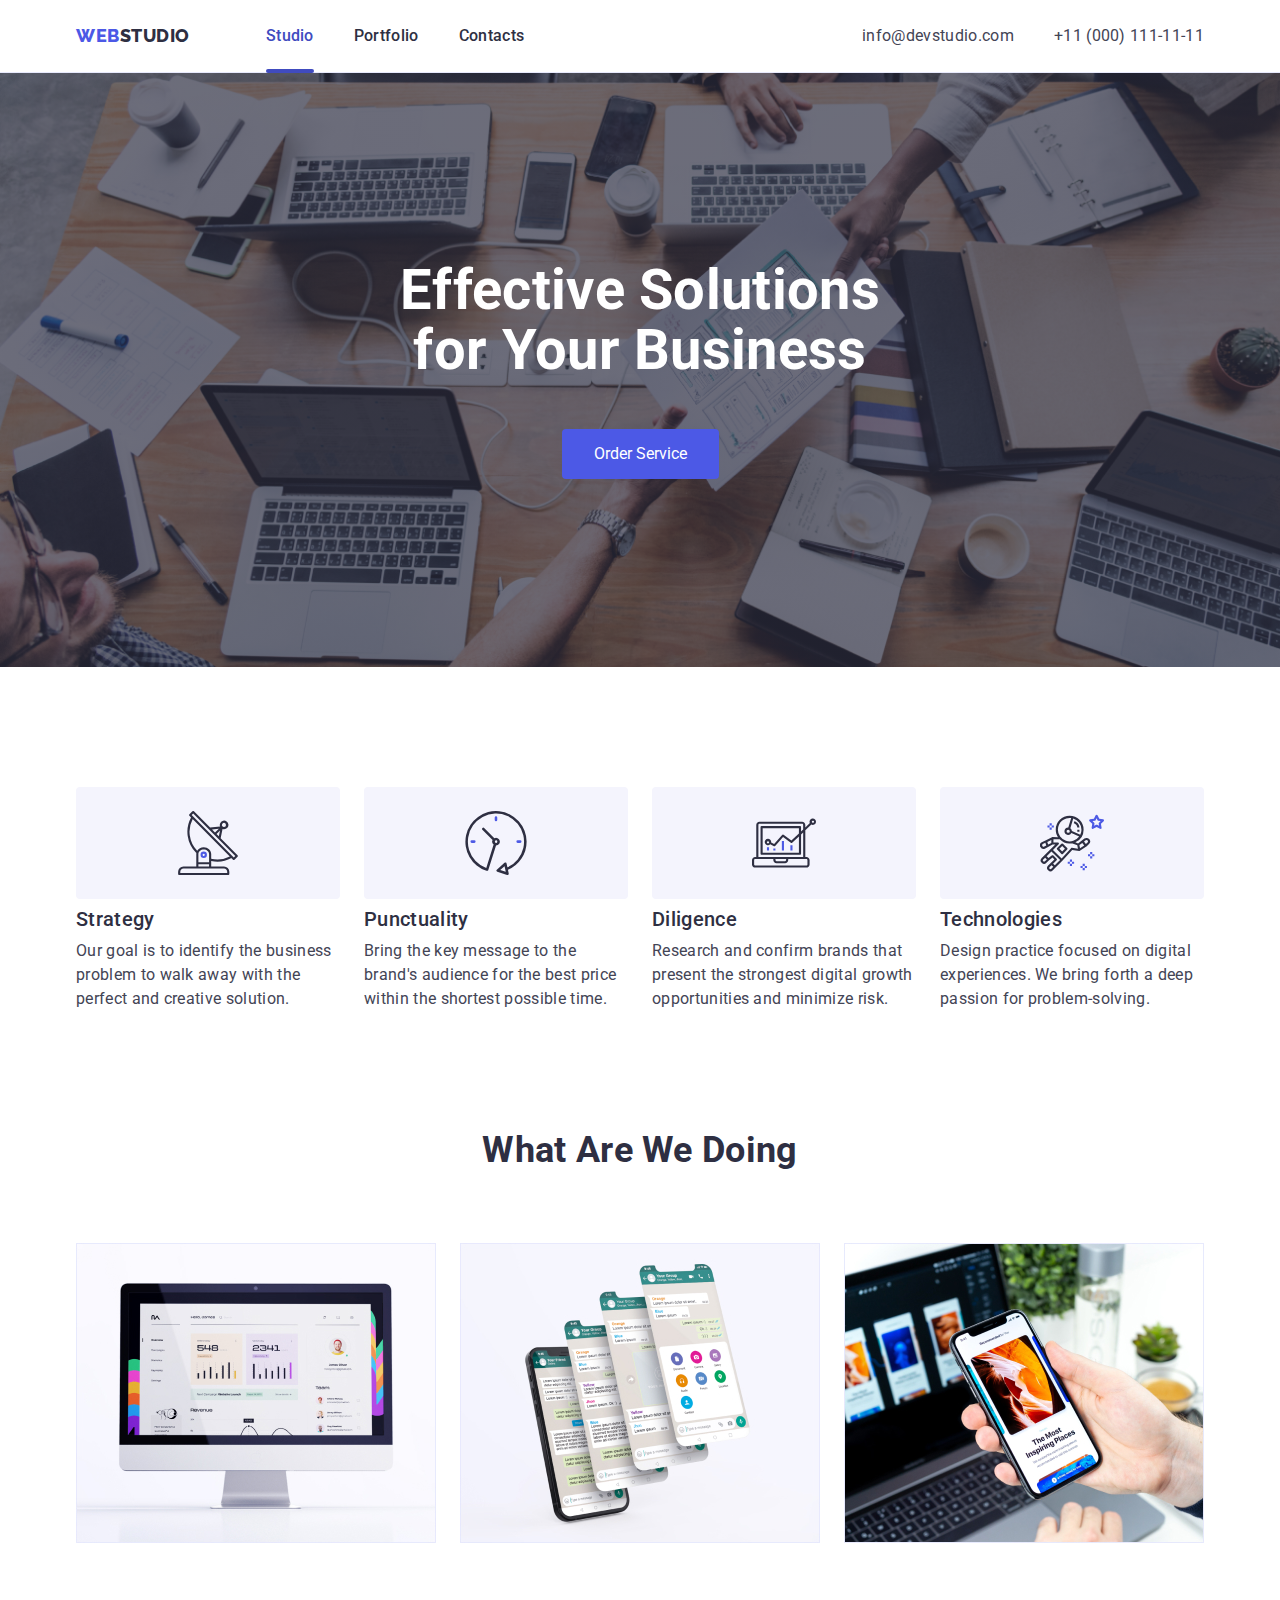
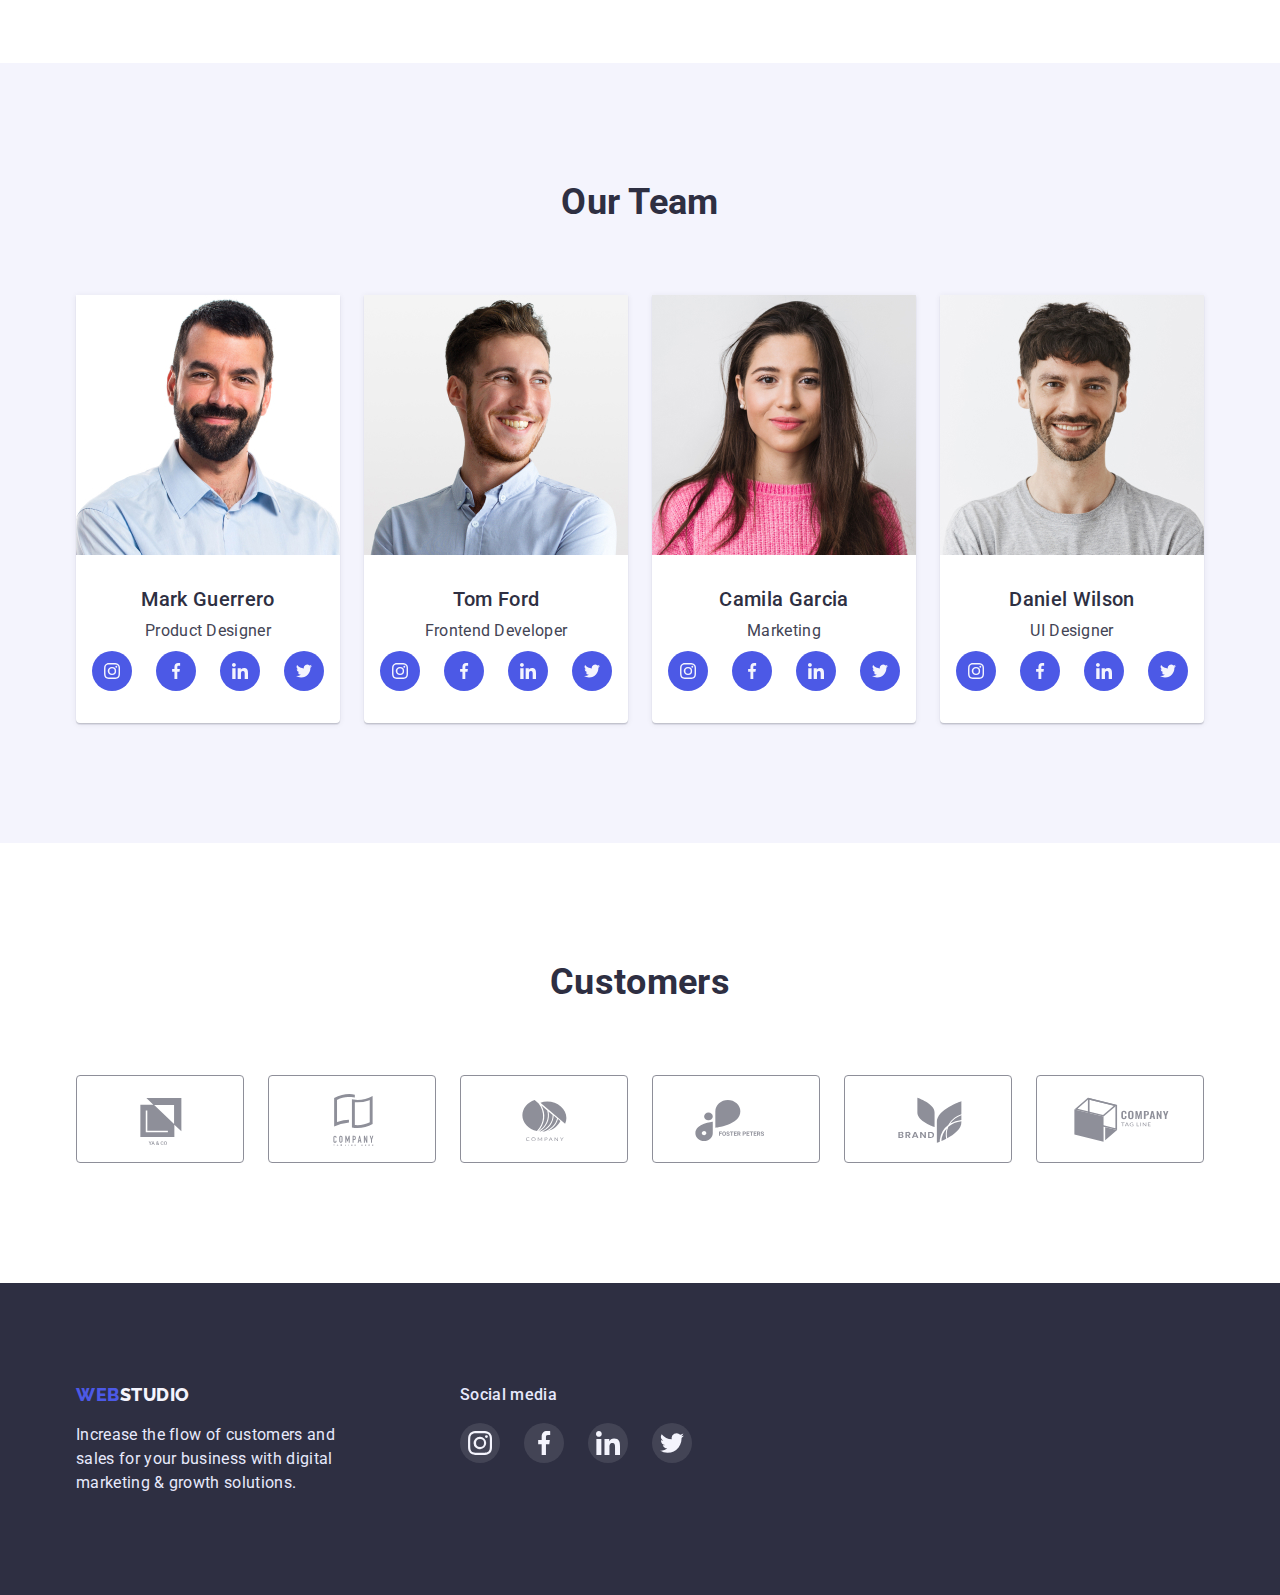
<file: index.html>
<!DOCTYPE html>
<html lang="en">
  <head>
    <meta charset="UTF-8" />
    <meta http-equiv="X-UA-Compatible" content="IE=edge" />
    <meta name="viewport" content="width=device-width, initial-scale=1.0" />

    <!-- Title -->
    <title>WebStudio</title>

    <!-- Fonts -->
    <link rel="preconnect" href="https://fonts.googleapis.com" />
    <link rel="preconnect" href="https://fonts.gstatic.com" crossorigin />
    <link
      href="https://fonts.googleapis.com/css2?family=Roboto:wght@400;500;700&family=Raleway:wght@800&display=swap"
      rel="stylesheet"
    />

    <!-- Styles -->
    <link
      rel="stylesheet"
      href="https://cdn.jsdelivr.net/npm/modern-normalize@1.1.0/modern-normalize.min.css"
    />
    <link rel="stylesheet" href="./css/styles.css" />
  </head>

  <body>
    <header class="header">
      <div class="container">
        <nav class="nav">
          <a href="./index.html" class="logo link"> <span>Web</span>Studio </a>
          <ul class="nav-list list">
            <li class="nav-item">
              <a class="nav-link link current" href="./index.html">Studio</a>
            </li>
            <li class="nav-item">
              <a class="nav-link link" href="./portfolio.html">Portfolio</a>
            </li>
            <li class="nav-item">
              <a class="nav-link link" href="">Contacts</a>
            </li>
          </ul>
        </nav>

        <address class="address">
          <ul class="address-list list">
            <li class="address-item">
              <a class="address-link link" href="mailto:info@devstudio.com"
                >info@devstudio.com</a
              >
            </li>
            <li class="address-item">
              <a class="address-link link" href="tel:+110001111111"
                >+11 (000) 111-11-11</a
              >
            </li>
          </ul>
        </address>
      </div>
    </header>

    <main>
      <!-- Hero -->
      <section class="hero">
        <div class="container">
          <h1 class="hero-title text-centered">
            Effective Solutions for Your Business
          </h1>
          <button type="button" class="hero-button" data-modal-open>
            Order Service
          </button>
        </div>
      </section>

      <!-- Our benefits -->
      <section class="benefits section">
        <div class="container">
          <h2 class="section-title visually-hidden">Our benefits</h2>
          <ul class="benefits-list list">
            <li class="benefits-item">
              <div class="benefits-icon-wrapper">
                <svg class="benefits-icon">
                  <use href="./images/sprite.svg#antenna"></use>
                </svg>
              </div>
              <h3 class="benefits-subtitle">Strategy</h3>
              <p class="benefits-text">
                Our goal is to identify the business problem to walk away with
                the perfect and creative solution.
              </p>
            </li>
            <li class="benefits-item">
              <div class="benefits-icon-wrapper">
                <svg class="benefits-icon">
                  <use href="./images/sprite.svg#clock"></use>
                </svg>
              </div>
              <h3 class="benefits-subtitle">Punctuality</h3>
              <p class="benefits-text">
                Bring the key message to the brand's audience for the best price
                within the shortest possible time.
              </p>
            </li>
            <li class="benefits-item">
              <div class="benefits-icon-wrapper">
                <svg class="benefits-icon">
                  <use href="./images/sprite.svg#diagram"></use>
                </svg>
              </div>
              <h3 class="benefits-subtitle">Diligence</h3>
              <p class="benefits-text">
                Research and confirm brands that present the strongest digital
                growth opportunities and minimize risk.
              </p>
            </li>
            <li class="benefits-item">
              <div class="benefits-icon-wrapper">
                <svg class="benefits-icon">
                  <use href="./images/sprite.svg#astronaut"></use>
                </svg>
              </div>
              <h3 class="benefits-subtitle">Technologies</h3>
              <p class="benefits-text">
                Design practice focused on digital experiences. We bring forth a
                deep passion for problem-solving.
              </p>
            </li>
          </ul>
        </div>
      </section>

      <!-- What are we doing -->
      <section class="illustrations">
        <div class="container">
          <h2 class="section-title text-centered">What are we doing</h2>
          <ul class="illustrations-list list">
            <li class="illustrations-item">
              <img
                src="./images/desctop.jpg"
                alt="Desctop solutions"
                width="360"
              />
            </li>
            <li class="illustrations-item">
              <img
                src="./images/mobile.jpg"
                alt="Mobile solutions"
                width="360"
              />
            </li>
            <li class="illustrations-item">
              <img
                src="./images/interaction.jpg"
                alt="Desctop and mobile interaction"
                width="360"
              />
            </li>
          </ul>
        </div>
      </section>

      <!-- Our team -->
      <section class="team section">
        <div class="container">
          <h2 class="section-title text-centered">Our Team</h2>
          <ul class="team-list list">
            <li class="team-list-item text-centered">
              <img
                src="./images/markguerrero.jpg"
                alt="Product designer Mark Guerrero"
                width="264"
              />
              <div class="team-item-thumb">
                <h3 class="team-subtitle">Mark Guerrero</h3>
                <p class="team-item-text">Product Designer</p>
                <ul class="social-list list">
                  <li class="social-item">
                    <a href="" class="social-link">
                      <svg class="social-icon">
                        <use href="./images/sprite.svg#instagram"></use>
                      </svg>
                    </a>
                  </li>
                  <li class="social-item">
                    <a href="" class="social-link">
                      <svg class="social-icon">
                        <use href="./images/sprite.svg#facebook"></use>
                      </svg>
                    </a>
                  </li>
                  <li class="social-item">
                    <a href="" class="social-link">
                      <svg class="social-icon">
                        <use href="./images/sprite.svg#linkedin"></use>
                      </svg>
                    </a>
                  </li>
                  <li class="social-item">
                    <a href="" class="social-link">
                      <svg class="social-icon">
                        <use href="./images/sprite.svg#twitter"></use>
                      </svg>
                    </a>
                  </li>
                </ul>
              </div>
            </li>
            <li class="team-list-item text-centered">
              <img
                src="./images/tomford.jpg"
                alt="Frontend Developer Tom Ford"
                width="264"
              />
              <div class="team-item-thumb">
                <h3 class="team-subtitle">Tom Ford</h3>
                <p class="team-item-text">Frontend Developer</p>
                <ul class="social-list list">
                  <li class="social-item">
                    <a href="" class="social-link">
                      <svg class="social-icon">
                        <use href="./images/sprite.svg#instagram"></use>
                      </svg>
                    </a>
                  </li>
                  <li class="social-item">
                    <a href="" class="social-link">
                      <svg class="social-icon">
                        <use href="./images/sprite.svg#facebook"></use>
                      </svg>
                    </a>
                  </li>
                  <li class="social-item">
                    <a href="" class="social-link">
                      <svg class="social-icon">
                        <use href="./images/sprite.svg#linkedin"></use>
                      </svg>
                    </a>
                  </li>
                  <li class="social-item">
                    <a href="" class="social-link">
                      <svg class="social-icon">
                        <use href="./images/sprite.svg#twitter"></use>
                      </svg>
                    </a>
                  </li>
                </ul>
              </div>
            </li>
            <li class="team-list-item text-centered">
              <img
                src="./images/camilagarcia.jpg"
                alt="Marketing Camila Garcia"
                width="264"
              />
              <div class="team-item-thumb">
                <h3 class="team-subtitle">Camila Garcia</h3>
                <p class="team-item-text">Marketing</p>
                <ul class="social-list list">
                  <li class="social-item">
                    <a href="" class="social-link">
                      <svg class="social-icon">
                        <use href="./images/sprite.svg#instagram"></use>
                      </svg>
                    </a>
                  </li>
                  <li class="social-item">
                    <a href="" class="social-link">
                      <svg class="social-icon">
                        <use href="./images/sprite.svg#facebook"></use>
                      </svg>
                    </a>
                  </li>
                  <li class="social-item">
                    <a href="" class="social-link">
                      <svg class="social-icon">
                        <use href="./images/sprite.svg#linkedin"></use>
                      </svg>
                    </a>
                  </li>
                  <li class="social-item">
                    <a href="" class="social-link">
                      <svg class="social-icon">
                        <use href="./images/sprite.svg#twitter"></use>
                      </svg>
                    </a>
                  </li>
                </ul>
              </div>
            </li>
            <li class="team-list-item text-centered">
              <img
                src="./images/danielwilson.jpg"
                alt="UI Designer Daniel Wilson"
                width="264"
              />
              <div class="team-item-thumb">
                <h3 class="team-subtitle">Daniel Wilson</h3>
                <p class="team-item-text">UI Designer</p>
                <ul class="social-list list">
                  <li class="social-item">
                    <a href="" class="social-link">
                      <svg class="social-icon">
                        <use href="./images/sprite.svg#instagram"></use>
                      </svg>
                    </a>
                  </li>
                  <li class="social-item">
                    <a href="" class="social-link">
                      <svg class="social-icon">
                        <use href="./images/sprite.svg#facebook"></use>
                      </svg>
                    </a>
                  </li>
                  <li class="social-item">
                    <a href="" class="social-link">
                      <svg class="social-icon">
                        <use href="./images/sprite.svg#linkedin"></use>
                      </svg>
                    </a>
                  </li>
                  <li class="social-item">
                    <a href="" class="social-link">
                      <svg class="social-icon">
                        <use href="./images/sprite.svg#twitter"></use>
                      </svg>
                    </a>
                  </li>
                </ul>
              </div>
            </li>
          </ul>
        </div>
      </section>

      <!-- Customers -->
      <section class="customers section">
        <div class="container">
          <h2 class="customers-title section-title text-centered">Customers</h2>
          <ul class="customers-list list">
            <li class="customer-item">
              <a class="customer-link" href="">
                <svg class="customer-icon">
                  <use href="./images/sprite.svg#logo_ya_co"></use>
                </svg>
              </a>
            </li>
            <li class="customer-item">
              <a class="customer-link" href="">
                <svg class="customer-icon">
                  <use
                    href="./images/sprite.svg#logo_company_taglinehere"
                  ></use>
                </svg>
              </a>
            </li>
            <li class="customer-item">
              <a class="customer-link" href="">
                <svg class="customer-icon">
                  <use href="./images/sprite.svg#logo_company"></use>
                </svg>
              </a>
            </li>

            <li class="customer-item">
              <a class="customer-link" href="">
                <svg class="customer-icon">
                  <use href="./images/sprite.svg#logo_foster_peters"></use>
                </svg>
              </a>
            </li>
            <li class="customer-item">
              <a class="customer-link" href="">
                <svg class="customer-icon">
                  <use href="./images/sprite.svg#logo_brand"></use>
                </svg>
              </a>
            </li>
            <li class="customer-item">
              <a class="customer-link" href="">
                <svg class="customer-icon">
                  <use href="./images/sprite.svg#logo_company_tag_line"></use>
                </svg>
              </a>
            </li>
          </ul>
        </div>
      </section>
    </main>

    <!-- Footer -->
    <footer class="footer">
      <div class="container">
        <div class="footer-content">
          <a class="logo link" href="./index.html"> <span>Web</span>Studio </a>
          <p class="footer-text">
            Increase the flow of customers and sales for your business with
            digital marketing &amp; growth solutions.
          </p>
        </div>
        <div class="footer-socials">
          <p>Social media</p>
          <ul class="social-list list">
            <li class="social-item">
              <a href="" class="social-link">
                <svg class="social-icon">
                  <use href="./images/sprite.svg#instagram"></use>
                </svg>
              </a>
            </li>
            <li class="social-item">
              <a href="" class="social-link">
                <svg class="social-icon">
                  <use href="./images/sprite.svg#facebook"></use>
                </svg>
              </a>
            </li>
            <li class="social-item">
              <a href="" class="social-link">
                <svg class="social-icon">
                  <use href="./images/sprite.svg#linkedin"></use>
                </svg>
              </a>
            </li>
            <li class="social-item">
              <a href="" class="social-link">
                <svg class="social-icon">
                  <use href="./images/sprite.svg#twitter"></use>
                </svg>
              </a>
            </li>
          </ul>
        </div>
      </div>
    </footer>

    <!-- Modal window -->
    <div class="backdrop is-hidden" data-modal>
      <div class="modal">
        <button class="modal-close" type="button" data-modal-close>
          <svg width="8" height="8">
            <use href="./images/sprite.svg#close-cross"></use>
          </svg>
        </button>
      </div>
    </div>
    <script src="./js/modal.js"></script>
  </body>
</html>
</file>
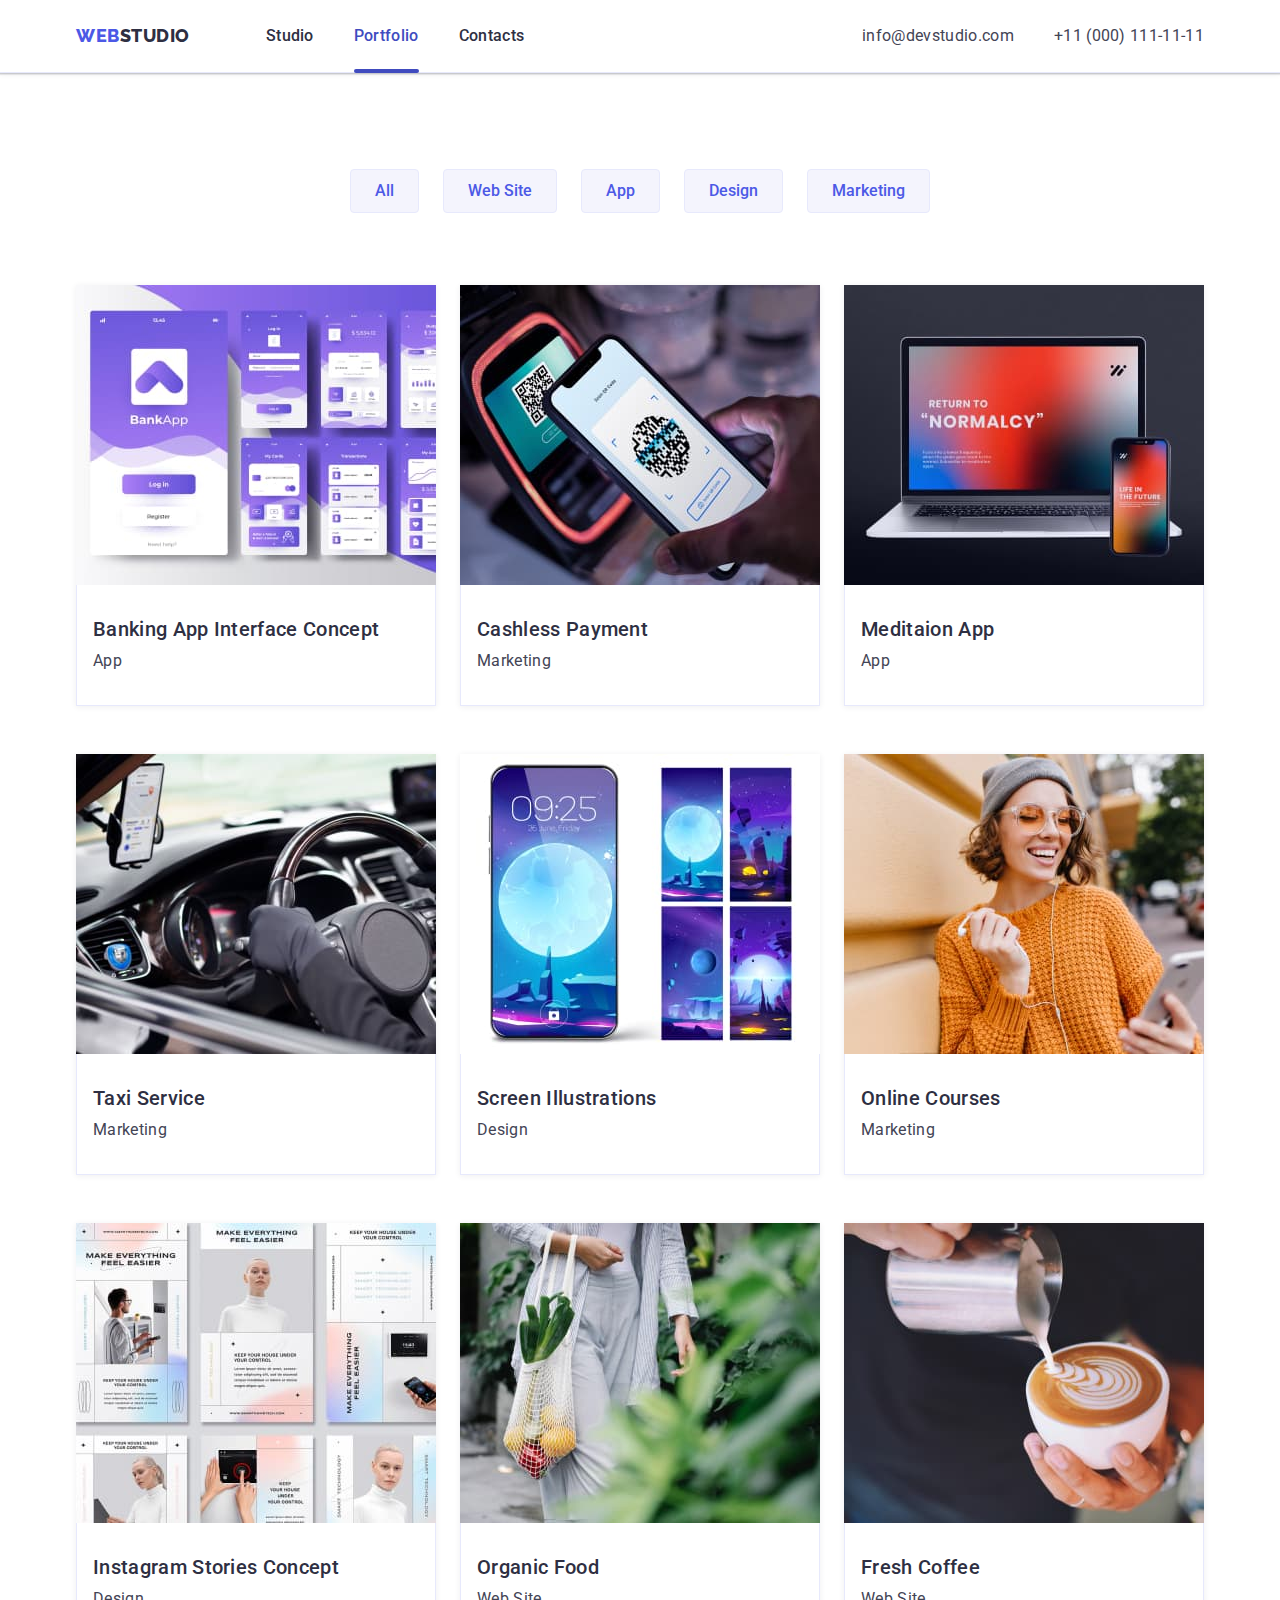
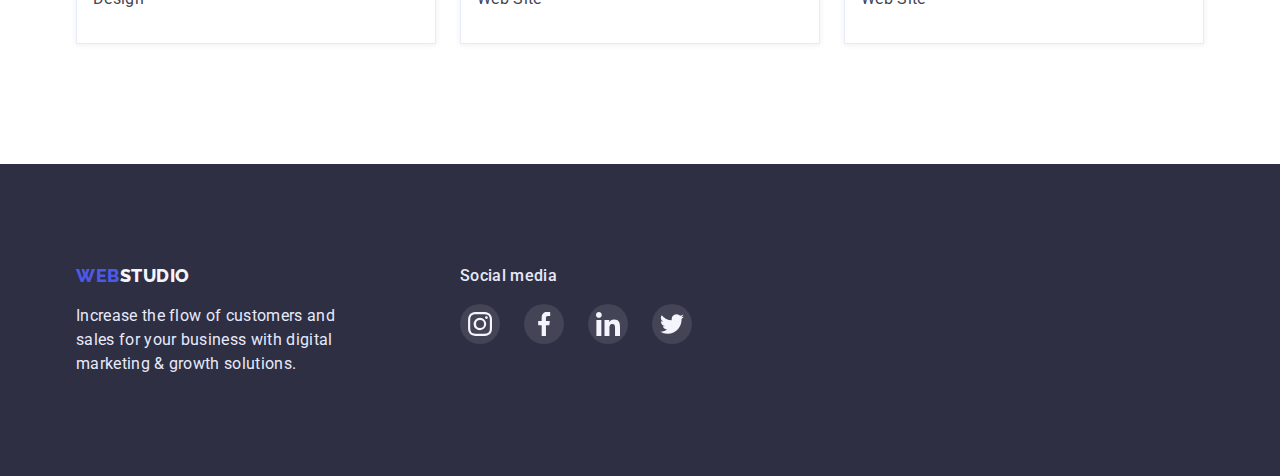
<file: portfolio.html>
<!DOCTYPE html>
<html lang="en">
  <head>
    <meta charset="UTF-8" />
    <meta http-equiv="X-UA-Compatible" content="IE=edge" />
    <meta name="viewport" content="width=device-width, initial-scale=1.0" />
    <!-- Title -->
    <title>WebStudio</title>
    <!-- Fonts -->
    <link rel="preconnect" href="https://fonts.googleapis.com" />
    <link rel="preconnect" href="https://fonts.gstatic.com" crossorigin />
    <link
      href="https://fonts.googleapis.com/css2?family=Roboto:wght@400;500;700&family=Raleway:wght@800&display=swap"
      rel="stylesheet"
    />
    <!-- Styles -->
    <link
      rel="stylesheet"
      href="https://cdn.jsdelivr.net/npm/modern-normalize@1.1.0/modern-normalize.min.css"
    />
    <link rel="stylesheet" href="./css/styles.css" />
  </head>

  <body>
    <header class="header">
      <div class="container">
        <nav class="nav">
          <a href="./index.html" class="logo link"> <span>Web</span>Studio </a>
          <ul class="nav-list list">
            <li class="nav-item">
              <a class="nav-link link" href="./index.html">Studio</a>
            </li>
            <li class="nav-item">
              <a class="nav-link link current" href="./portfolio.html"
                >Portfolio</a
              >
            </li>
            <li class="nav-item">
              <a class="nav-link link" href="">Contacts</a>
            </li>
          </ul>
        </nav>

        <address class="address">
          <ul class="address-list list">
            <li class="address-item">
              <a class="address-link link" href="mailto:info@devstudio.com"
                >info@devstudio.com</a
              >
            </li>
            <li class="address-item">
              <a class="address-link link" href="tel:+110001111111"
                >+11 (000) 111-11-11</a
              >
            </li>
          </ul>
        </address>
      </div>
    </header>
    <main>
      <section class="portfolio">
        <div class="container">
          <h1 class="porfolio-title visually-hidden">Our Portfolio</h1>

          <!-- Filters -->
          <ul class="filter-list list">
            <li class="filter-item">
              <button type="button" class="filter-button button">All</button>
            </li>
            <li class="filter-item">
              <button type="button" class="filter-button button">
                Web Site
              </button>
            </li>
            <li class="filter-item">
              <button type="button" class="filter-button button">App</button>
            </li>
            <li class="filter-item">
              <button type="button" class="filter-button button">Design</button>
            </li>
            <li class="filter-item">
              <button type="button" class="filter-button button">
                Marketing
              </button>
            </li>
          </ul>

          <!-- Our work -->
          <ul class="projects-list list">
            <li class="project-card">
              <a class="card-link link" href="">
                <div class="card-img-wrap">
                  <div class="card-overlay">
                    <p>
                      14 Stylish and User-Friendly App Design Concepts · Task
                      Manager App · Calorie Tracker App · Exotic Fruit Ecommerce
                      App · Cloud Storage App
                    </p>
                  </div>
                  <img
                    class="card-image"
                    src="./images/businesscards.jpg"
                    alt="Digital desktop with business cards"
                  />
                </div>
                <div class="card-thumb">
                  <h2 class="card-subtitle">Banking App Interface Concept</h2>
                  <p class="card-text">App</p>
                </div>
              </a>
            </li>
            <li class="project-card">
              <a class="card-link link" href="">
                <div class="card-img-wrap">
                  <div class="card-overlay">
                    <p>
                      14 Stylish and User-Friendly App Design Concepts · Task
                      Manager App · Calorie Tracker App · Exotic Fruit Ecommerce
                      App · Cloud Storage App
                    </p>
                  </div>
                  <img
                    class="card-image"
                    src="./images/paywithphone.jpg"
                    alt="A person pays with a smartphone"
                  />
                </div>
                <div class="card-thumb">
                  <h2 class="card-subtitle">Cashless Payment</h2>
                  <p class="card-text">Marketing</p>
                </div>
              </a>
            </li>
            <li class="project-card">
              <a class="card-link link" href="">
                <div class="card-img-wrap">
                  <div class="card-overlay">
                    <p>
                      14 Stylish and User-Friendly App Design Concepts · Task
                      Manager App · Calorie Tracker App · Exotic Fruit Ecommerce
                      App · Cloud Storage App
                    </p>
                  </div>
                  <img
                    class="card-image"
                    src="./images/relaxingscreen.jpg"
                    alt="Relaxing screen theme on various devices"
                  />
                </div>
                <div class="card-thumb">
                  <h2 class="card-subtitle">Meditaion App</h2>
                  <p class="card-text">App</p>
                </div>
              </a>
            </li>
            <li class="project-card">
              <a class="card-link link" href="">
                <div class="card-img-wrap">
                  <div class="card-overlay">
                    <p>
                      14 Stylish and User-Friendly App Design Concepts · Task
                      Manager App · Calorie Tracker App · Exotic Fruit Ecommerce
                      App · Cloud Storage App
                    </p>
                  </div>
                  <img
                    class="card-image"
                    src="./images/steeringwheel.jpg"
                    alt="A person holds the steering wheel in a superior automobile"
                  />
                </div>
                <div class="card-thumb">
                  <h2 class="card-subtitle">Taxi Service</h2>
                  <p class="card-text">Marketing</p>
                </div>
              </a>
            </li>
            <li class="project-card">
              <a class="card-link link" href="">
                <div class="card-img-wrap">
                  <div class="card-overlay">
                    <p>
                      14 Stylish and User-Friendly App Design Concepts · Task
                      Manager App · Calorie Tracker App · Exotic Fruit Ecommerce
                      App · Cloud Storage App
                    </p>
                  </div>
                  <img
                    class="card-image"
                    src="./images/screenillstrations.jpg"
                    alt="Nice different screen illustrations on a smartphone"
                  />
                </div>
                <div class="card-thumb">
                  <h2 class="card-subtitle">Screen Illustrations</h2>
                  <p class="card-text">Design</p>
                </div>
              </a>
            </li>
            <li class="project-card">
              <a class="card-link link" href="">
                <div class="card-img-wrap">
                  <div class="card-overlay">
                    <p>
                      14 Stylish and User-Friendly App Design Concepts · Task
                      Manager App · Calorie Tracker App · Exotic Fruit Ecommerce
                      App · Cloud Storage App
                    </p>
                  </div>
                  <img
                    class="card-image"
                    src="./images/girlwithearbuds.jpg"
                    alt="A girl with earbuds"
                  />
                </div>
                <div class="card-thumb">
                  <h2 class="card-subtitle">Online Courses</h2>
                  <p class="card-text">Marketing</p>
                </div>
              </a>
            </li>
            <li class="project-card">
              <a class="card-link link" href="">
                <div class="card-img-wrap">
                  <div class="card-overlay">
                    <p>
                      14 Stylish and User-Friendly App Design Concepts · Task
                      Manager App · Calorie Tracker App · Exotic Fruit Ecommerce
                      App · Cloud Storage App
                    </p>
                  </div>
                  <img
                    class="card-image"
                    src="./images/instacards.jpg"
                    alt="Cards with gorgeous people and different digital devices"
                  />
                </div>
                <div class="card-thumb">
                  <h2 class="card-subtitle">Instagram Stories Concept</h2>
                  <p class="card-text">Design</p>
                </div>
              </a>
            </li>
            <li class="project-card">
              <a class="card-link link" href="">
                <div class="card-img-wrap">
                  <div class="card-overlay">
                    <p>
                      14 Stylish and User-Friendly App Design Concepts · Task
                      Manager App · Calorie Tracker App · Exotic Fruit Ecommerce
                      App · Cloud Storage App
                    </p>
                  </div>
                  <img
                    class="card-image"
                    src="./images/netbagfruits.jpg"
                    alt="A young woman with fruits and vegetables in a net bag"
                  />
                </div>
                <div class="card-thumb">
                  <h2 class="card-subtitle">Organic Food</h2>
                  <p class="card-text">Web Site</p>
                </div>
              </a>
            </li>
            <li class="project-card">
              <a class="card-link link" href="">
                <div class="card-img-wrap">
                  <div class="card-overlay">
                    <p>
                      14 Stylish and User-Friendly App Design Concepts · Task
                      Manager App · Calorie Tracker App · Exotic Fruit Ecommerce
                      App · Cloud Storage App
                    </p>
                  </div>
                  <img
                    class="card-image"
                    src="./images/coffee.jpg"
                    alt="A barista pours milk into a cup of coffee"
                  />
                </div>
                <div class="card-thumb">
                  <h2 class="card-subtitle">Fresh Coffee</h2>
                  <p class="card-text">Web Site</p>
                </div>
              </a>
            </li>
          </ul>
        </div>
      </section>
    </main>

    <footer class="footer">
      <div class="container">
        <div class="footer-content">
          <a class="logo link" href="./index.html"> <span>Web</span>Studio </a>
          <p class="footer-text">
            Increase the flow of customers and sales for your business with
            digital marketing &amp; growth solutions.
          </p>
        </div>
        <div class="footer-socials">
          <p>Social media</p>
          <ul class="social-list list">
            <li class="social-item">
              <a href="" class="social-link">
                <svg class="social-icon">
                  <use href="./images/sprite.svg#instagram"></use>
                </svg>
              </a>
            </li>
            <li class="social-item">
              <a href="" class="social-link">
                <svg class="social-icon">
                  <use href="./images/sprite.svg#facebook"></use>
                </svg>
              </a>
            </li>
            <li class="social-item">
              <a href="" class="social-link">
                <svg class="social-icon">
                  <use href="./images/sprite.svg#linkedin"></use>
                </svg>
              </a>
            </li>
            <li class="social-item">
              <a href="" class="social-link">
                <svg class="social-icon">
                  <use href="./images/sprite.svg#twitter"></use>
                </svg>
              </a>
            </li>
          </ul>
        </div>
      </div>
    </footer>
  </body>
</html>
</file>
<file: css/styles.css>
:root {
  /* IRIS */
  --color-primary-brand: #4c59e6;
  /* OCEAN */
  --color-pressed-state: #404bbf;
  /* NAVY BLUE */
  --color-dark: #2e2f42;
  /* GREEN */
  --color-success: #31d0aa;
  /* SLATE */
  --color-text: #434455;
  /* LIGHT SLATE */
  --color-subtle-text: #8e8f99;
  /* CORNFLOWER */
  --color-accent: #e7e9fc;
  /* CLOUD */
  --color-light: #f4f4fd;
  /* NAVY BLUE MODAL*/
  --color-modal-overlay: rgba(46, 47, 66, 0.4);
  /* GREY */
  --color-hero-background: rgba(46, 47, 66, 0.7);
  /* WHITE */
  --color-white: #fff;
}

/* #region Reset */
body {
  color: var(--color-text);
  font-family: 'Roboto', sans-serif;
  font-size: 16px;
  line-height: 1.5;
  letter-spacing: 0.02em;
  background-color: var(--color-white);
}

h1,
h2,
h3,
h4,
h5,
h6,
p {
  margin-top: 0;
  margin-bottom: 0;
}

img {
  display: block;
}

button {
  cursor: pointer;
  color: inherit;
  border: none;
}

.list {
  list-style: none;
  padding: 0;
  margin: 0;
}

.link {
  text-decoration: none;
  color: inherit;
}

img {
  display: block;
  max-width: 100%;
  height: auto;
}

address {
  font-style: normal;
}

/* #endregion */

/* #region Components */
.container {
  max-width: 1158px;
  padding: 0 15px;
  margin: 0 auto;
}

.text-centered {
  text-align: center;
}

.section {
  padding-top: 120px;
  padding-bottom: 120px;
}

.section-title {
  font-size: 36px;
  line-height: 1.11;
  text-transform: capitalize;
  color: var(--color-dark);
  margin-bottom: 72px;
}

.social-list {
  display: flex;
  justify-content: center;
  align-items: center;
  gap: 24px;
}
.social-item {
  width: 40px;
  height: 40px;
}
.social-link {
  display: flex;
  justify-content: center;
  align-items: center;
  fill: var(--color-light);
  width: 100%;
  height: 100%;
  border-radius: 50%;
}

.social-icon {
  width: 16px;
  height: 16px;
}
/* #endregion */

/* #region Utility */
.visually-hidden {
  position: absolute;
  width: 1px;
  height: 1px;
  margin: -1px;
  border: 0;
  padding: 0;
  white-space: nowrap;
  clip-path: inset(100%);
  clip: rect(0 0 0 0);
  overflow: hidden;
}

/* #endregion */

/* #region Header */
.header {
  border-bottom: 1px solid var(--color-accent);
  box-shadow: 0px 2px 1px rgba(46, 47, 66, 0.08),
    0px 1px 1px rgba(46, 47, 66, 0.16), 0px 1px 6px rgba(46, 47, 66, 0.08);
}

.header .container {
  display: flex;
  align-items: center;
}

.header .list .link {
  padding-top: 24px;
  padding-bottom: 24px;
  transition: color 250ms cubic-bezier(0.4, 0, 0.2, 1);
}

.header .list .link:hover,
.header .list .link:focus,
.current {
  color: var(--color-pressed-state);
}

.current::after {
  content: '';
  display: block;
  position: absolute;
  bottom: -1px;
  width: 100%;
  border-bottom: 4px solid var(--color-pressed-state);
  border-radius: 2px;
}

.nav {
  display: flex;
  align-items: center;
  color: var(--color-dark);
  margin-right: auto;
}

.logo {
  display: inline-block;
  font-family: 'Raleway', sans-serif;
  font-weight: 800;
  font-size: 18px;
  line-height: 1.33;
  text-transform: uppercase;
  letter-spacing: 0.03em;
}

.logo > span {
  color: var(--color-primary-brand);
}

.nav .logo {
  margin-right: 76px;
}

.nav-list {
  display: flex;
  align-items: center;
  gap: 40px;
}

.nav-item {
  position: relative;
  font-weight: 500;
}

.nav-link {
  display: block;
}

.address-list {
  display: flex;
  align-items: center;
  gap: 40px;
}

/* #endregion */

/* #region Footer */
.footer {
  color: var(--color-accent);
  background-color: var(--color-dark);
  padding-top: 100px;
  padding-bottom: 100px;
}

.footer .container {
  display: flex;
  gap: 120px;
}

.footer-content {
  width: 264px;
}

.footer-socials {
  font-weight: 500;
}

.footer-socials > p {
  margin-bottom: 16px;
}

.footer-socials .social-link {
  background-color: rgba(255, 255, 255, 0.1);
  transition: background-color 250ms cubic-bezier(0.4, 0, 0.2, 1);
}

.footer-socials .social-link:hover,
.footer-socials .social-link:focus {
  background-color: var(--color-success);
}

.footer .social-icon {
  width: 24px;
  height: 24px;
}

.footer .logo {
  color: var(--color-light);
  margin-bottom: 16px;
}

/* #endregion */

/* #region Hero */
.hero {
  max-width: 1440px;
  color: var(--color-white);
  background-color: rgba(46, 47, 66, 0.7);
  background-image: linear-gradient(
      rgba(46, 47, 66, 0.7),
      rgba(46, 47, 66, 0.7)
    ),
    url('../images/people-office.jpg');
  background-repeat: no-repeat;
  background-size: cover;
  padding-top: 188px;
  padding-bottom: 188px;
  margin-left: auto;
  margin-right: auto;
}

.hero-title {
  width: 500px;
  font-size: 56px;
  line-height: 1.07;
  margin-left: auto;
  margin-right: auto;
  margin-bottom: 48px;
}

.hero-button {
  display: block;
  background-color: var(--color-primary-brand);
  border-radius: 4px;
  padding: 16px 32px 16px 32px;
  margin-left: auto;
  margin-right: auto;
  transition: background-color 250ms cubic-bezier(0.4, 0, 0.2, 1);
}

.hero-button:hover,
.hero-button:focus {
  background-color: var(--color-pressed-state);
}

/* #endregion */

/* #region Benefits */
.benefits-list {
  display: flex;
  align-items: center;
  gap: 24px;
}

.benefits-item {
  flex-basis: 264px;
}

.benefits-icon-wrapper {
  display: flex;
  justify-content: center;
  align-items: center;
  height: 112px;
  background-color: var(--color-light);
  background-image: url();
  border-radius: 4px;
  margin-bottom: 8px;
}

.benefits-icon {
  width: 64px;
  height: 64px;
}

.benefits-subtitle {
  font-weight: 500;
  font-size: 20px;
  line-height: 1.2;
  color: var(--color-dark);
  margin-bottom: 8px;
}

/* #endregion */

/* #region Illustrations*/
.illustrations {
  padding-bottom: 120px;
}

.illustrations-list {
  display: flex;
  align-items: center;
  gap: 24px;
}

/* #endregion */

/* #region Our team */
.team {
  background-color: var(--color-light);
}

.team-list {
  display: flex;
  align-items: center;
  gap: 24px;
}

.team-list-item {
  background-color: var(--color-white);
  box-shadow: 0px 1px 6px rgba(46, 47, 66, 0.08),
    0px 1px 1px rgba(46, 47, 66, 0.16), 0px 2px 1px rgba(46, 47, 66, 0.08);
  border-radius: 0px 0px 4px 4px;
}

.team-subtitle {
  font-weight: 500;
  font-size: 20px;
  line-height: 1.2;
  color: var(--color-dark);
  margin-bottom: 8px;
}

.team-item-thumb {
  padding-top: 32px;
  padding-bottom: 32px;
}

.team-item-text {
  margin-bottom: 8px;
}

.team .social-link {
  background-color: var(--color-primary-brand);
  transition: background-color 250ms cubic-bezier(0.4, 0, 0.2, 1);
}

.team .social-link:hover,
.team .social-link:focus {
  background-color: var(--color-pressed-state);
}

/* #endregion */

/* #region Customers */
.customers-title {
  text-transform: capitalize;
}

.customers-list {
  display: flex;
  gap: 24px;
}

.customer-item {
  width: 168px;
  height: 88px;
}

.customer-link {
  display: flex;
  justify-content: center;
  align-items: center;
  fill: var(--color-subtle-text);
  width: 100%;
  height: 88px;
  border: 1px solid var(--color-subtle-text);
  border-radius: 4px;
  transition: fill 250ms cubic-bezier(0.4, 0, 0.2, 1),
    border-color 250ms cubic-bezier(0.4, 0, 0.2, 1);
}

.customer-link:hover,
.customer-link:focus {
  fill: var(--color-pressed-state);
  border-color: var(--color-pressed-state);
}

.customer-icon {
  width: 104px;
  height: 56px;
}

/* #endregion */

/* #region Portfolio */
.portfolio {
  padding-top: 96px;
  padding-bottom: 120px;
}

.filter-list {
  display: flex;
  justify-content: center;
  align-items: center;
  gap: 24px;
  margin-bottom: 72px;
}

.filter-button {
  font-weight: 500;
  color: var(--color-primary-brand);
  background-color: var(--color-light);
  padding: 12px 24px 12px 24px;
  border: 1px solid #e7e9fc;
  border-radius: 4px;
  transition: color 250ms cubic-bezier(0.4, 0, 0.2, 1),
    background-color 250ms cubic-bezier(0.4, 0, 0.2, 1),
    border-color 250ms cubic-bezier(0.4, 0, 0.2, 1),
    box-shadow 250ms cubic-bezier(0.4, 0, 0.2, 1);
}

.filter-button:hover,
.filter-button:focus {
  color: var(--color-white);
  background-color: var(--color-pressed-state);
  border-color: transparent;
  box-shadow: 0px 3px 1px rgba(0, 0, 0, 0.1), 0px 2px 1px rgba(0, 0, 0, 0.08),
    0px 2px 2px rgba(0, 0, 0, 0.12);
}

.projects-list {
  display: flex;
  align-items: center;
  flex-wrap: wrap;
  gap: 48px 24px;
}

.card-link {
  display: block;
  box-shadow: 0px 1px 6px rgba(46, 47, 66, 0.08);
  transition: box-shadow 250ms cubic-bezier(0.4, 0, 0.2, 1);
}

.card-link:hover,
.card-link:focus {
  box-shadow: 0px 1px 6px rgba(46, 47, 66, 0.08),
    0px 1px 1px rgba(46, 47, 66, 0.16), 0px 2px 1px rgba(46, 47, 66, 0.08);
}

.card-img-wrap {
  position: relative;
  overflow: hidden;
  width: 360px;
  height: 300px;
}

.card-overlay {
  position: absolute;
  top: 0;
  height: 100%;
  color: var(--color-light);
  background-color: var(--color-primary-brand);
  padding: 40px 32px;
  transform: translateY(100%);
  transition: transform 250ms cubic-bezier(0.4, 0, 0.2, 1);
}

.card-link:hover .card-overlay,
.card-link:focus .card-overlay {
  transform: translateY(0%);
}

.card-thumb {
  border-left: 1px solid var(--color-accent);
  border-right: 1px solid var(--color-accent);
  border-bottom: 1px solid var(--color-accent);
  padding-top: 32px;
  padding-bottom: 32px;
  padding-left: 16px;
}

.card-subtitle {
  font-weight: 500;
  font-size: 20px;
  line-height: 1.2;
  color: var(--color-dark);
  margin-bottom: 8px;
}

/* #endregion */

/* #region Modal window */
.backdrop {
  position: fixed;
  top: 0;
  left: 0;
  width: 100%;
  height: 100%;
  background: rgba(46, 47, 66, 0.4);
  transition: opacity 250ms cubic-bezier(0.4, 0, 0.2, 1),
    visibility 250ms cubic-bezier(0.4, 0, 0.2, 1);
}

.backdrop.is-hidden {
  opacity: 0;
  visibility: hidden;
  pointer-events: none;
}

.backdrop.is-hidden .modal {
  transform: scale(0);
}

.modal {
  position: relative;
  top: 50%;
  left: 50%;
  width: 100%;
  height: 100%;
  max-width: 408px;
  max-height: 576px;
  background: var(--color-light);
  border-radius: 4px;
  box-shadow: 0px 1px 1px rgba(0, 0, 0, 0.14), 0px 1px 3px rgba(0, 0, 0, 0.12),
    0px 2px 1px rgba(0, 0, 0, 0.2);
  transform: translate(-50%, -50%);
  transition: transform 250ms cubic-bezier(0.4, 0, 0.2, 1);
}

.modal-close {
  position: absolute;
  top: 24px;
  right: 24px;
  width: 24px;
  height: 24px;
  background: var(--color-accent);
  border: 1px solid rgba(0, 0, 0, 0.1);
  border-radius: 50%;
}
/* #endregion */
</file>
